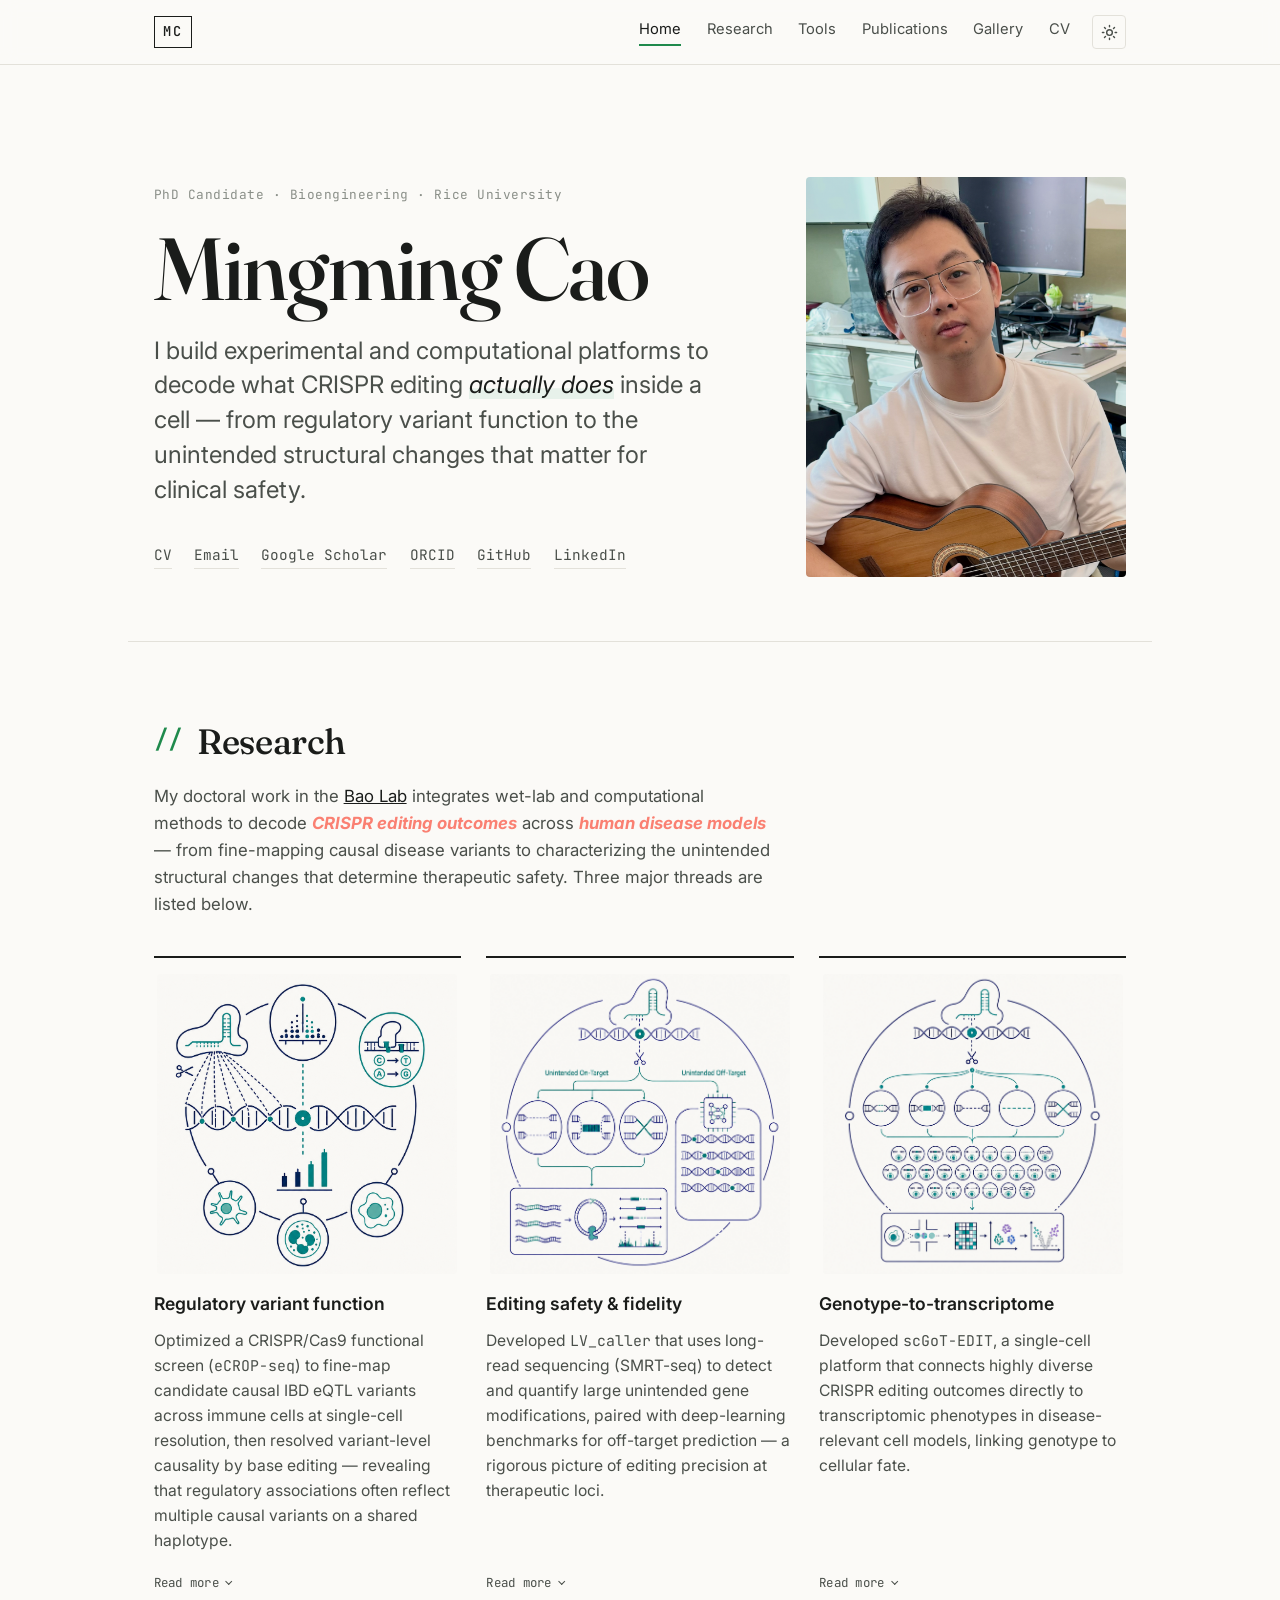
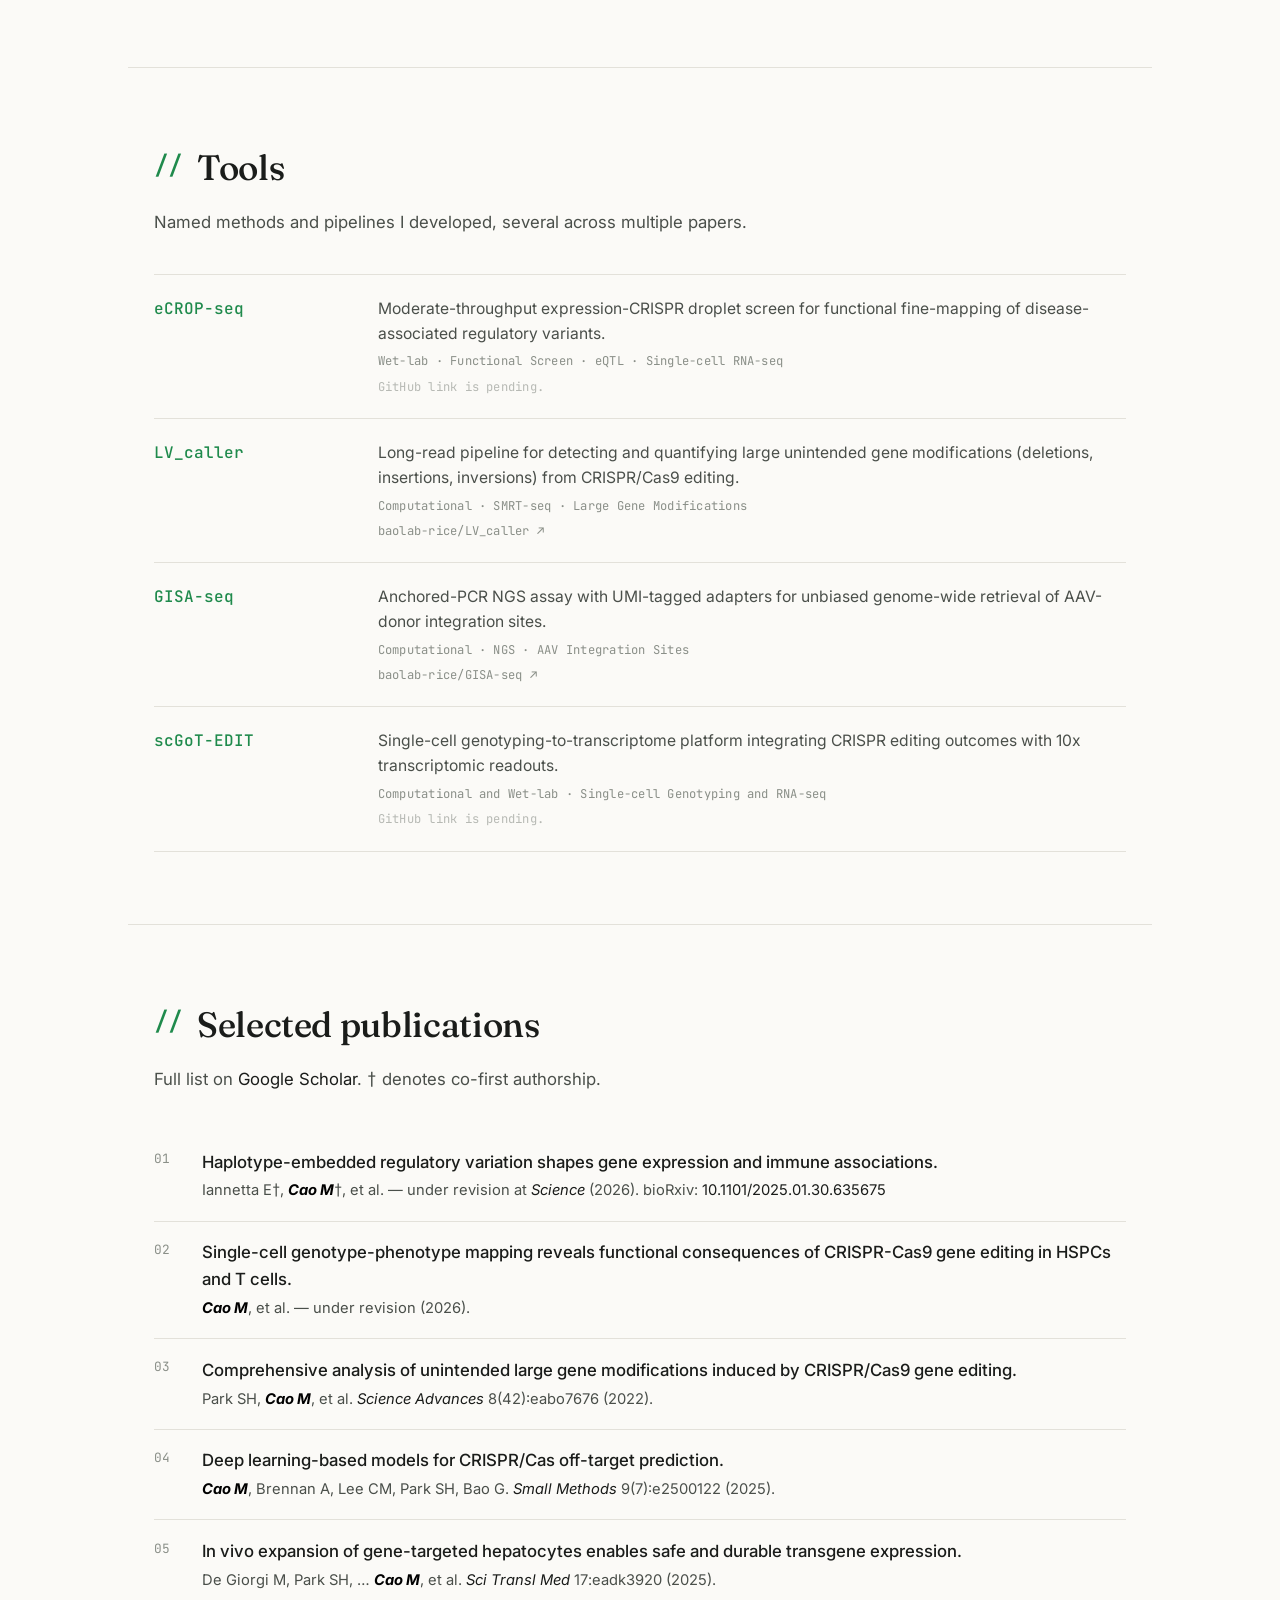
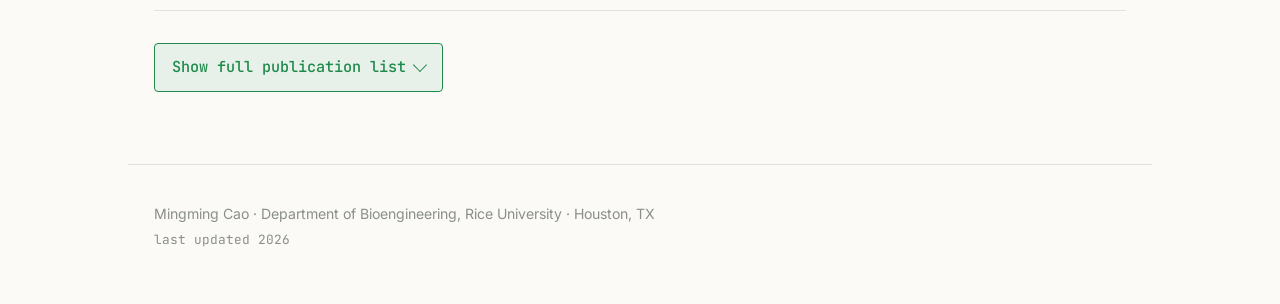
<file: index.html>
<!DOCTYPE html>
<html lang="en">
<!-- Privacy-friendly analytics by Plausible -->
<script async src="https://plausible.io/js/pa-dCOeHr2WINngGUZ4_9TZZ.js"></script>
<script>
  window.plausible=window.plausible||function(){(plausible.q=plausible.q||[]).push(arguments)},plausible.init=plausible.init||function(i){plausible.o=i||{}};
  plausible.init()
</script>
<head>
<meta charset="UTF-8">
<script>
  (function () {
    var stored = localStorage.getItem('theme');
    var theme = stored || (window.matchMedia('(prefers-color-scheme: dark)').matches ? 'dark' : 'light');
    document.documentElement.setAttribute('data-theme', theme);
  })();
</script>
<meta name="viewport" content="width=device-width, initial-scale=1.0">
<title>Mingming Cao — Bioengineering</title>
<meta name="description" content="Mingming Cao — PhD candidate in Bioengineering at Rice University. Genome editing, CRISPR functional genomics, and computational tools for editing safety.">
<link rel="preconnect" href="https://fonts.googleapis.com">
<link rel="preconnect" href="https://fonts.gstatic.com" crossorigin>
<link href="https://fonts.googleapis.com/css2?family=Fraunces:opsz,wght@9..144,400;9..144,500;9..144,600&family=Inter:wght@400;500;600&family=JetBrains+Mono:wght@400;500&display=swap" rel="stylesheet">
<link rel="stylesheet" href="style.css">
<link rel="icon" type="image/png" href="icon.png">
<style>
  /* GitHub repo links beneath each tool (Tools section) */
  .tool-repo {
    display: block;
    margin-top: 0.5em;
    color: inherit;          /* matches the muted tag colour by default */
    text-decoration: none;
  }
  a.tool-repo:hover,
  a.tool-repo:focus-visible {
    color: #2f9e44;          /* signal-green on hover — set to your exact accent */
  }
  .tool-repo.pending {
    opacity: 0.6;            /* dimmer, non-clickable placeholder */
  }
  /* ---------- research cards: "Read more" folds ---------- */
  /* Each card is 4 rows (figure / title / summary / fold). Sharing those
     rows across cards keeps the "Read more" links on one line even though
     the summaries differ in length. Older browsers just skip this. */
  @supports (grid-template-rows: subgrid) {
    .thread {
      display: grid;
      grid-row: span 4;
      grid-template-rows: subgrid;
      row-gap: 0;
    }
  }

  .thread-more { margin-top: .9rem; }
  .thread-more summary {
    display: inline-flex;
    align-items: center;
    gap: .45rem;
    padding: 0;
    border: 0;
    cursor: pointer;
    list-style: none;
    user-select: none;
    font-family: var(--mono);
    font-size: .78rem;
    font-weight: 400;
    letter-spacing: .02em;
    color: var(--ink-soft);
    transition: color .15s;
  }
  .thread-more summary::-webkit-details-marker { display: none; }
  .thread-more summary:hover { color: var(--signal); }
  .thread-more summary:focus-visible {
    color: var(--signal);
    outline: 2px solid var(--signal);
    outline-offset: 3px;
    border-radius: 2px;
  }
  .thread-more[open] .fold-show { display: none; }
  .thread-more[open] .fold-hide { display: inline; }
  .thread-more .fold-icon {
    display: inline-block;
    width: .34rem;
    height: .34rem;
    border-width: 0 1px 1px 0;
    transform: rotate(45deg);
    margin-top: -.2rem;
  }
  .thread-more[open] .fold-icon { transform: rotate(-135deg); margin-top: .15rem; }

  .thread-detail {
    margin-top: .9rem;
    padding-left: 1rem;
    border-left: 2px solid var(--signal-dim);
    animation: fold-in .25s ease;
  }
  .thread-detail .stmt-head {
    font-size: .95rem;
    line-height: 1.35;
    margin: 0 0 .5rem;
  }
  .thread .thread-detail p { font-size: .93rem; }
  .thread-detail .tool-tag { display: block; margin-top: .6rem; line-height: 1.5; }
</style>
<script src="theme.js" defer></script>
</head>
<body>

<a class="skip" href="#main">Skip to content</a>

<header class="topbar">
  <div class="wrap topbar-inner">
    <a class="brand" href="index.html">MC</a>
    <div class="topbar-right">
      <nav aria-label="Primary">
        <a href="index.html" aria-current="page">Home</a>
        <a href="#research">Research</a>
        <a href="#tools">Tools</a>
        <a href="#publications">Publications</a>
        <a href="gallery.html">Gallery</a>
        <a href="cv.html">CV</a>
      </nav>
      <button id="theme-toggle" class="theme-toggle" type="button" aria-pressed="false" aria-label="Switch to dark theme">
        <svg class="icon-sun" viewBox="0 0 24 24" fill="none" stroke="currentColor" stroke-width="2" stroke-linecap="round" stroke-linejoin="round" aria-hidden="true">
          <circle cx="12" cy="12" r="4"></circle>
          <path d="M12 2v2M12 20v2M4.93 4.93l1.41 1.41M17.66 17.66l1.41 1.41M2 12h2M20 12h2M6.34 17.66l-1.41 1.41M19.07 4.93l-1.41 1.41"></path>
        </svg>
        <svg class="icon-moon" viewBox="0 0 24 24" fill="none" stroke="currentColor" stroke-width="2" stroke-linecap="round" stroke-linejoin="round" aria-hidden="true">
          <path d="M21 12.79A9 9 0 1 1 11.21 3 7 7 0 0 0 21 12.79Z"></path>
        </svg>
      </button>
    </div>
  </div>
</header>

<main id="main">

  <!-- HERO -->
  <section class="hero wrap hero-grid">
    <div class="hero-text">
      <p class="eyebrow">PhD Candidate · Bioengineering · Rice University</p>
      <h1>Mingming&nbsp;Cao</h1>
      <p class="lede">
        I build experimental and computational platforms to decode what CRISPR
        editing <em>actually does</em> inside a cell — from regulatory variant
        function to the unintended structural changes that matter for clinical safety.
      </p>
      <div class="links">
        <a href="cv.html">CV</a>
        <a href="mailto:mingming.cao@rice.edu">Email</a>
        <a href="https://scholar.google.com/citations?user=qK7CEgsAAAAJ&hl=en" target="_blank" rel="noopener">Google&nbsp;Scholar</a>
        <a href="https://orcid.org/0000-0002-4234-1175" target="_blank" rel="noopener">ORCID</a>
        <a href="https://github.com/mcao0404" target="_blank" rel="noopener">GitHub</a>
        <a href="https://www.linkedin.com/in/mingming-cao-51a792141/" target="_blank" rel="noopener">LinkedIn</a>
      </div>
    </div>
    <figure class="hero-photo">
      <img src="images/profile.png" alt="Mingming Cao" width="320" height="400">
    </figure>
  </section>
<!-- RESEARCH -->
  <section id="research" class="block wrap">
    <h2 class="section-head"><span class="tick">//</span> Research</h2>
    <p class="section-intro">
      My doctoral work in the <a href="https://bao-lab.org/"><span style="text-decoration: underline;">Bao Lab</span></a> integrates wet-lab and computational
      methods to decode <span style="color: salmon; font-weight: bold; font-style: italic;">CRISPR editing outcomes</span> across
      <span style="color: salmon; font-weight: bold; font-style: italic;">human disease models</span> —
      from fine-mapping causal disease variants to characterizing the unintended
      structural changes that determine therapeutic safety. Three major threads are listed below.
    </p>

    <div class="threads">
      <article class="thread">
        <img class="thread-fig" src="images/research/research1.png" alt="Diagram: base-editing functional screen mapping regulatory variants across immune cell types" loading="lazy">
        <h3>Regulatory variant function</h3>
        <p>
          Optimized a CRISPR/Cas9 functional screen (<span class="mono">eCROP-seq</span>)
          to fine-map candidate causal IBD eQTL variants across immune cells at
          single-cell resolution, then resolved variant-level causality by base
          editing — revealing that regulatory associations often reflect multiple
          causal variants on a shared haplotype.
        </p>
        <details class="thread-more">
          <summary>
            <span class="fold-show">Read more</span>
            <span class="fold-hide">Show less</span>
            <span class="fold-icon" aria-hidden="true"></span>
          </summary>
          <div class="thread-detail">
            <article class="stmt-item">
              <h4 class="stmt-head">Functional dissection of IBD variants reveals haplotype-embedded regulatory variation</h4>
              <p>
                A central achievement of my doctoral work is a large-scale functional
                genomics study integrating CRISPR/Cas9 nuclease and base editing with
                bulk- and single-cell RNA-seq to fine-map causal regulatory variants in
                Inflammatory Bowel Disease (IBD). We developed a moderate-throughput
                workflow of the <span class="mono">eCROP-seq</span> platform, pairing
                lentiviral perturbation with single-cell transcriptomic readouts, and
                applied it to interrogate over 4,000 IBD-associated variant candidates
                across 89 genes, identifying and validating more than 400 causal variants
                across multiple immune cell types. By comprehensively linking genetic
                perturbations directly to transcriptional consequences at single-cell
                resolution, we demonstrate that regulatory associations often reflect
                multiple causal variants on a shared haplotype, not the single variant
                typically assumed. The work is a co-first-authored manuscript currently
                under revision at <span class="venue">Science</span>.
              </p>
              <span class="tool-tag">CRISPR/Cas9 Functional Screen · Base Editing · Inflammatory Bowel Disease (IBD) · eQTL</span>
            </article>
          </div>
        </details>
      </article>

      <article class="thread">
        <img class="thread-fig" src="images/research/research2.png" alt="Diagram: unintended on-target and off-target editing outcomes profiled by long-read sequencing and deep learning" loading="lazy">
        <h3>Editing safety &amp; fidelity</h3>
        <p>
          Developed <span class="mono">LV_caller</span> that uses long-read sequencing (SMRT-seq) to detect
          and quantify large unintended gene modifications, paired with deep-learning benchmarks
          for off-target prediction — a rigorous picture of editing precision at therapeutic loci.
        </p>
        <details class="thread-more">
          <summary>
            <span class="fold-show">Read more</span>
            <span class="fold-hide">Show less</span>
            <span class="fold-icon" aria-hidden="true"></span>
          </summary>
          <div class="thread-detail">
            <article class="stmt-item">
              <h4 class="stmt-head">Characterizing unintended on-target editing outcomes</h4>
              <p>
                My second major focus is the systematic characterization of unintended
                on-target editing outcomes — large deletions, insertions, and complex
                rearrangements invisible to conventional short-read sequencing (NGS). I built
                <span class="mono">LV_caller</span>, a pipeline leveraging PacBio SMRT
                sequencing to sensitively and quantitatively profile large deletions and
                large insertions at editing sites. Applied to edited Hematopoietic Stem
                and Progenitor Cells (HSPCs) from Sickle Cell Disease (SCD) patients, it
                revealed that large deletions occur at high frequencies, challenging the
                prevailing assumption that such events were rare
                (<span class="venue">Science Advances</span>, 2022) and shifting how the
                field evaluates therapeutic editing safety. I extended the method to a
                Sickle-HUDEP2 reporter model
                (<span class="venue">Mol Ther Nucleic Acids</span>, 2026), in vivo base
                editing of <em>LPA</em> in transgenic mice
                (<span class="venue">Molecular Therapy</span>, 2026), and a comparative
                study of Cas orthologs (<span class="venue">Cell Biomaterials</span>, 2026),
                and co-authored a review on CRISPR-induced modifications and their clinical
                implications (<span class="venue">Curr Opin Biomed Eng</span>, 2023).
              </p>
              <span class="tool-tag">Long-read Sequencing · Large Gene Modifications · SCD · HSPCs · SHUDEP2</span>
            </article>

            <article class="stmt-item">
              <h4 class="stmt-head">Off-target prediction &amp; integration-site safety</h4>
              <p>
                Complementing the on-target work, I conducted systematic evaluations of
                deep-learning models for off-target prediction, assessing generalizability
                across independent validated datasets and identifying key limitations in
                cross-dataset performance (<span class="venue">Small Methods</span>, 2025),
                building on earlier transfer-learning analyses
                (<span class="venue">bioRxiv</span>, 2021). I also developed
                <span class="mono">GISA-seq</span> for detecting genome-wide AAV-donor
                integration events, applying it to demonstrate the safety of the novel
                Repair Drive method
                (<span class="venue">Sci Transl Med</span>, 2025).
              </p>
              <span class="tool-tag">Deep-learning models · AAV integration</span>
            </article>
          </div>
        </details>
      </article>

      <article class="thread">
        <img class="thread-fig" src="images/research/research3.png" alt="Diagram: single-cell genotyping linking diverse editing outcomes to transcriptomic phenotypes" loading="lazy">
        <h3>Genotype-to-transcriptome</h3>
        <p>
          Developed <span class="mono">scGoT-EDIT</span>, a single-cell platform that connects
          highly diverse CRISPR editing outcomes directly to transcriptomic phenotypes
          in disease-relevant cell models, linking genotype to cellular fate.
        </p>
        <details class="thread-more">
          <summary>
            <span class="fold-show">Read more</span>
            <span class="fold-hide">Show less</span>
            <span class="fold-icon" aria-hidden="true"></span>
          </summary>
          <div class="thread-detail">
            <article class="stmt-item">
              <h4 class="stmt-head">Linking genotype to phenotype at single-cell resolution</h4>
              <p>
                I developed the <span class="mono">scGoT-EDIT</span> pipeline (single-cell
                Genotyping of Transcriptome for EDITing outcomes), which integrates CRISPR
                genotyping with transcriptomic profiling to link diverse editing outcomes
                directly to cellular phenotypes. It enables systematic mapping of
                genotype–phenotype relationships across heterogeneous editing outcomes at
                single-cell resolution, offering new insight into how editing influences
                cellular fitness, differentiation and selection. The manuscript is under revision now.
              </p>
              <span class="tool-tag">Single-cell RNA-seq · CRISPR-Cas9-mediated homology-directed repair (HDR) · Base Editing · SCD and HSPCs · B2M and Primary T cell</span>
            </article>
          </div>
        </details>
      </article>
    </div>

  </section>
  <!-- DEVELOPED TOOLS -->
  <section id="tools" class="block wrap">
    <h2 class="section-head"><span class="tick">//</span> Tools</h2>
    <p class="section-intro">
      Named methods and pipelines I developed, several across multiple papers.
    </p>

    <ul class="tools-list">
      <li>
        <span class="tool-name mono">eCROP-seq</span>
        <span class="tool-desc">Moderate-throughput expression-CRISPR droplet screen for functional fine-mapping of disease-associated regulatory variants.</span>
        <span class="tool-tag">Wet-lab · Functional Screen · eQTL · Single-cell RNA-seq<span class="tool-repo pending">GitHub link is pending.</span></span>
      </li>
      <li>
        <span class="tool-name mono">LV_caller</span>
        <span class="tool-desc">Long-read pipeline for detecting and quantifying large unintended gene modifications (deletions, insertions, inversions) from CRISPR/Cas9 editing.</span>
        <span class="tool-tag">Computational · SMRT-seq · Large Gene Modifications<a class="tool-repo" href="https://github.com/baolab-rice/LV_caller" target="_blank" rel="noopener">baolab-rice/LV_caller ↗</a></span>
      </li>
      <li>
        <span class="tool-name mono">GISA-seq</span>
        <span class="tool-desc">Anchored-PCR NGS assay with UMI-tagged adapters for unbiased genome-wide retrieval of AAV-donor integration sites.</span>
        <span class="tool-tag">Computational · NGS · AAV Integration Sites<a class="tool-repo" href="https://github.com/baolab-rice/GISA-seq" target="_blank" rel="noopener">baolab-rice/GISA-seq ↗</a></span>
      </li>
      <li>
        <span class="tool-name mono">scGoT-EDIT</span>
        <span class="tool-desc">Single-cell genotyping-to-transcriptome platform integrating CRISPR editing outcomes with 10x transcriptomic readouts.</span>
        <span class="tool-tag">Computational and Wet-lab · Single-cell Genotyping and RNA-seq<span class="tool-repo pending">GitHub link is pending.</span></span>
      </li>
    </ul>
  </section>

  <!-- PUBLICATIONS -->
  <section id="publications" class="block wrap">
    <h2 class="section-head"><span class="tick">//</span> Selected publications</h2>
    <p class="section-intro">
      Full list on <a href="https://scholar.google.com/citations?user=qK7CEgsAAAAJ&hl=en" target="_blank" rel="noopener">Google Scholar</a>.
      <span class="mono">†</span> denotes co-first authorship.
    </p>

    <ol class="pubs">
      <li>
        <p class="pub-title">Haplotype-embedded regulatory variation shapes gene expression and immune associations.</p>
        <p class="pub-meta">Iannetta E<span class="mono">†</span>, <strong>Cao M</strong><span class="mono">†</span>, et al. — under revision at <span class="venue">Science</span> (2026). <span class="pub-doi">bioRxiv: <a href="https://doi.org/10.1101/2025.01.30.635675" target="_blank" rel="noopener">10.1101/2025.01.30.635675</a></span></p>
      </li>
      <li>
        <p class="pub-title">Single-cell genotype-phenotype mapping reveals functional consequences of CRISPR-Cas9 gene editing in HSPCs and T cells.</p>
        <p class="pub-meta"><strong>Cao M</strong>, et al. — under revision (2026). 
      </li>
      <li>
        <p class="pub-title">Comprehensive analysis of unintended large gene modifications induced by CRISPR/Cas9 gene editing.</p>
        <p class="pub-meta">Park SH, <strong>Cao M</strong>, et al. <span class="venue">Science Advances</span> 8(42):eabo7676 (2022).</p>
      </li>
      <li>
        <p class="pub-title">Deep learning-based models for CRISPR/Cas off-target prediction.</p>
        <p class="pub-meta"><strong>Cao M</strong>, Brennan A, Lee CM, Park SH, Bao G. <span class="venue">Small Methods</span> 9(7):e2500122 (2025).</p>
      </li>
      <li>
        <p class="pub-title">In vivo expansion of gene-targeted hepatocytes enables safe and durable transgene expression.</p>
        <p class="pub-meta">De Giorgi M, Park SH, … <strong>Cao M</strong>, et al. <span class="venue">Sci Transl Med</span> 17:eadk3920 (2025).</p>
      </li>
    </ol>

    <details class="pub-fold">
      <summary>
        <span class="fold-show">Show full publication list</span>
        <span class="fold-hide">Hide full list</span>
        <span class="fold-icon" aria-hidden="true"></span>
      </summary>

      <div class="pub-full">
        <h3 class="pub-cat mono">Published</h3>
        <ol class="pubs pubs-full">
          <li>
            <p class="pub-title">SaCas9 and AsCas12a have highly efficient and specific gene editing in hematopoietic stem and progenitor cells.</p>
            <p class="pub-meta">Yoo BY, Betancourth D, <strong>Cao M</strong>, Karsenty C, et al. <span class="venue">Cell Biomaterials</span> — under revision (2026).</p>
          </li>
          <li>
            <p class="pub-title">Cytosine base editing of <em>LPA</em> in transgenic mice averts large deletions.</p>
            <p class="pub-meta">Chuecos MA, Park SH, … <strong>Cao M</strong>, et al. <span class="venue">Molecular Therapy</span> — in press (2026).</p>
          </li>
          <li>
            <p class="pub-title">Complex HBB gene editing outcomes revealed by a fluorescent reporter cell model.</p>
            <p class="pub-meta">Karsenty CL, Betancourth D, <strong>Cao M</strong>, et al. <span class="venue">Mol Ther Nucleic Acids</span> (2026).</p>
          </li>
          <li>
            <p class="pub-title">Detection and quantification of large unintended on-target gene modifications due to CRISPR/Cas9 editing.</p>
            <p class="pub-meta">Park SH, <strong>Cao M</strong>, Bao G. <span class="venue">Curr Opin Biomed Eng</span> 51(5):e26 (2023).</p>
          </li>
          <li>
            <p class="pub-title">The need for transfer learning in CRISPR-Cas off-target scoring.</p>
            <p class="pub-meta">Kota PK, Pan Y, Vu HA, <strong>Cao M</strong>, Baraniuk RG, Bao G. <span class="venue">bioRxiv</span> preprint (2021).</p>
          </li>
          <li>
            <p class="pub-title">Bioengineering oligomerization and monomerization of enzymes: learning from natural evolution to matching industrial demands.</p>
            <p class="pub-meta">Liu H, <strong>Cao M</strong>, Wang Y, Lv B, Li C. <span class="venue">Crit Rev Biotechnol</span> (2019).</p>
          </li>
          <li>
            <p class="pub-title">Strategies and application of highly efficient secretion of proteins by microorganisms.</p>
            <p class="pub-meta">Zhang Z, <strong>Cao M</strong>, Li J, Li C, Liu H. <span class="venue">Chem Ind Eng Prog</span> [Chinese] (2017).</p>
          </li>
        </ol>

        <h3 class="pub-cat mono">Under revision</h3>
        <ol class="pubs pubs-full">
          <li>
            <p class="pub-title">Highly efficient targeted gene insertion in hPSCs by homology-directed repair for modeling and treating cystic fibrosis.</p>
            <p class="pub-meta">Khondaker I, Prasca-Chamorro D, Rapalo-Guerrero J, Lu X, Park SH, <strong>Cao M</strong>, Bao G. — under revision (2026).</p>
          </li>
        </ol>
      </div>
    </details>
  </section>

</main>

<footer class="wrap">
  <p>Mingming Cao · Department of Bioengineering, Rice University · Houston, TX</p>
  <p class="footer-sub mono">last updated 2026</p>
</footer>

</body>
</html>
</file>
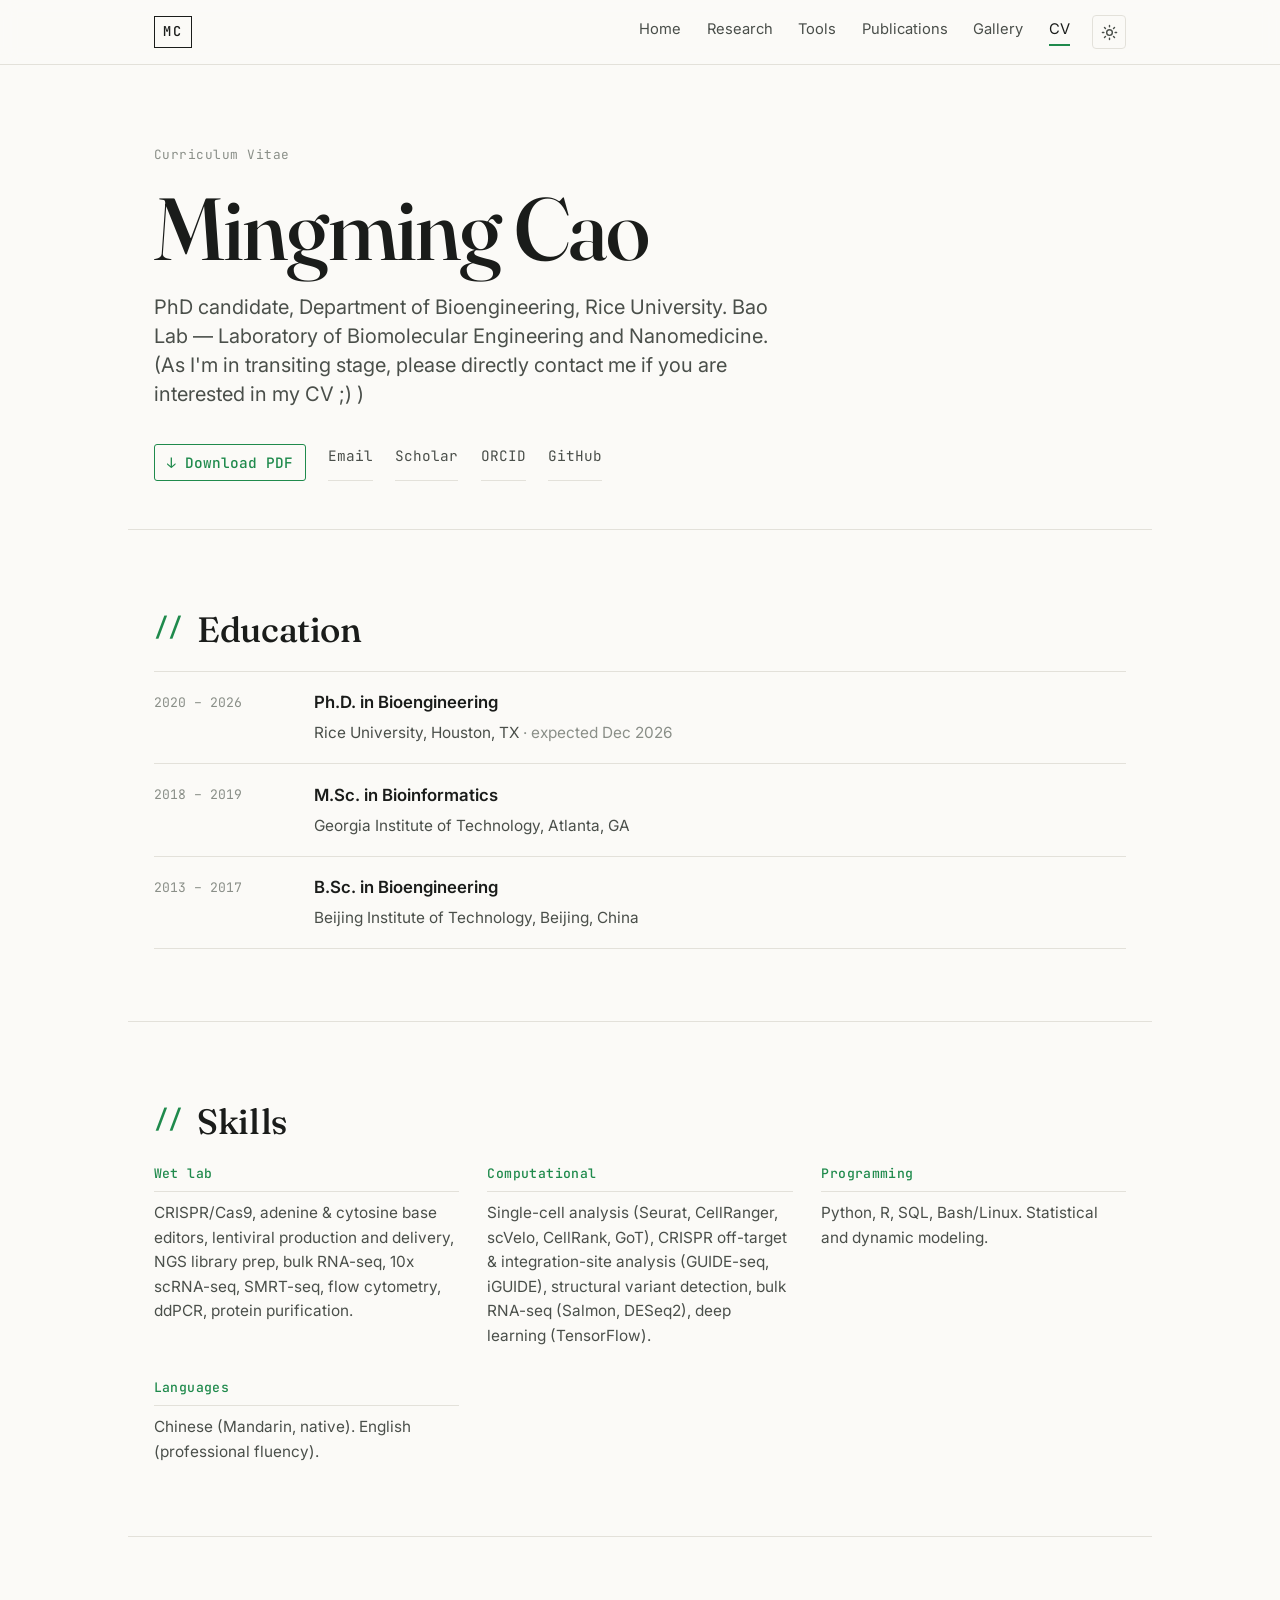
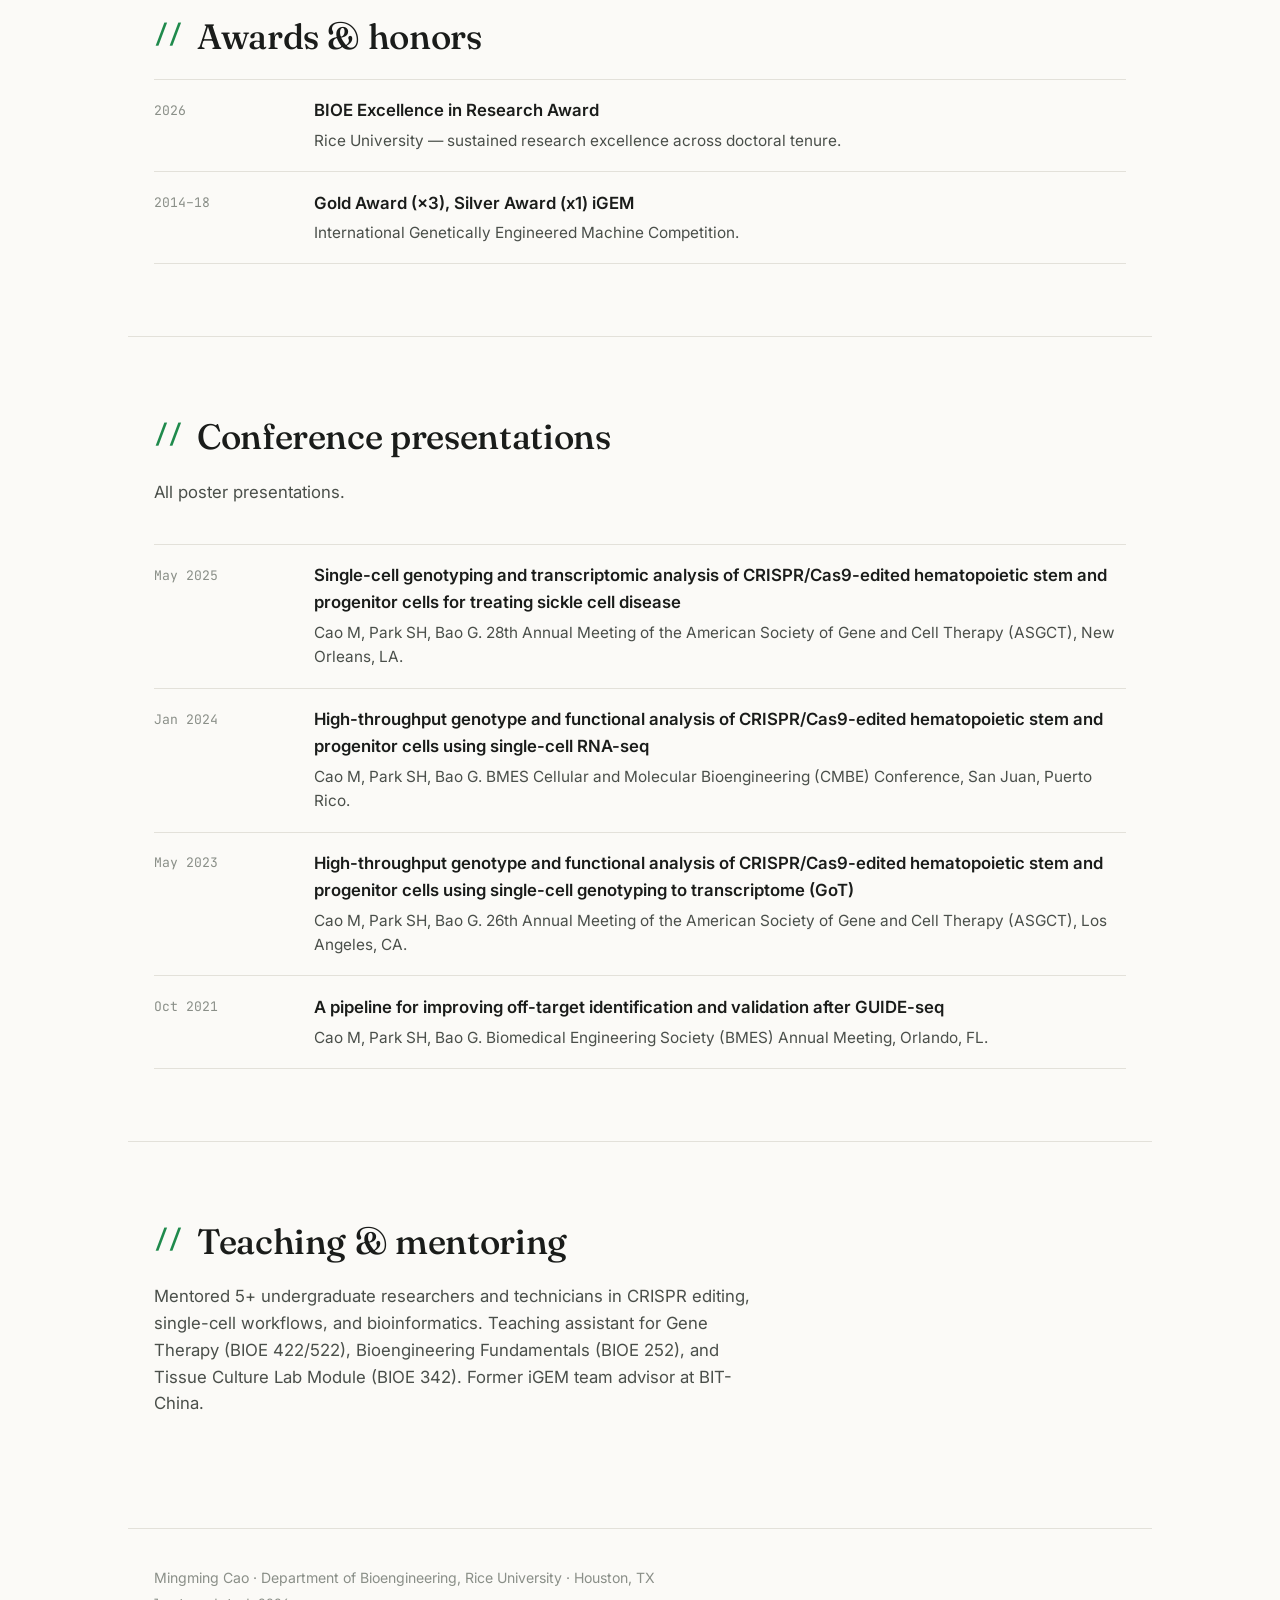
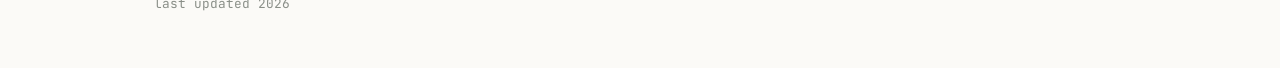
<file: cv.html>
<!DOCTYPE html>
<html lang="en">
<!-- Privacy-friendly analytics by Plausible -->
<script async src="https://plausible.io/js/pa-dCOeHr2WINngGUZ4_9TZZ.js"></script>
<script>
  window.plausible=window.plausible||function(){(plausible.q=plausible.q||[]).push(arguments)},plausible.init=plausible.init||function(i){plausible.o=i||{}};
  plausible.init()
</script>
<head>
<meta charset="UTF-8">
<script>
  (function () {
    var stored = localStorage.getItem('theme');
    var theme = stored || (window.matchMedia('(prefers-color-scheme: dark)').matches ? 'dark' : 'light');
    document.documentElement.setAttribute('data-theme', theme);
  })();
</script>
<meta name="viewport" content="width=device-width, initial-scale=1.0">
<title>Mingming Cao — CV</title>
<meta name="description" content="Curriculum vitae of Mingming Cao — PhD candidate in Bioengineering at Rice University.">
<link rel="preconnect" href="https://fonts.googleapis.com">
<link rel="preconnect" href="https://fonts.gstatic.com" crossorigin>
<link href="https://fonts.googleapis.com/css2?family=Fraunces:opsz,wght@9..144,400;9..144,500;9..144,600&family=Inter:wght@400;500;600&family=JetBrains+Mono:wght@400;500&display=swap" rel="stylesheet">
<link rel="stylesheet" href="style.css">
<script src="theme.js" defer></script>
</head>
<body>

<a class="skip" href="#main">Skip to content</a>

<header class="topbar">
  <div class="wrap topbar-inner">
    <a class="brand" href="index.html">MC</a>
    <div class="topbar-right">
      <nav aria-label="Primary">
        <a href="index.html">Home</a>
        <a href="index.html#research">Research</a>
        <a href="index.html#tools">Tools</a>
        <a href="index.html#publications">Publications</a>
        <a href="index.html#gallery">Gallery</a>
        <a href="cv.html" aria-current="page">CV</a>
      </nav>
      <button id="theme-toggle" class="theme-toggle" type="button" aria-pressed="false" aria-label="Switch to dark theme">
        <svg class="icon-sun" viewBox="0 0 24 24" fill="none" stroke="currentColor" stroke-width="2" stroke-linecap="round" stroke-linejoin="round" aria-hidden="true">
          <circle cx="12" cy="12" r="4"></circle>
          <path d="M12 2v2M12 20v2M4.93 4.93l1.41 1.41M17.66 17.66l1.41 1.41M2 12h2M20 12h2M6.34 17.66l-1.41 1.41M19.07 4.93l-1.41 1.41"></path>
        </svg>
        <svg class="icon-moon" viewBox="0 0 24 24" fill="none" stroke="currentColor" stroke-width="2" stroke-linecap="round" stroke-linejoin="round" aria-hidden="true">
          <path d="M21 12.79A9 9 0 1 1 11.21 3 7 7 0 0 0 21 12.79Z"></path>
        </svg>
      </button>
    </div>
  </div>
</header>

<main id="main">

  <!-- CV HEADER -->
  <section class="hero wrap cv-hero">
    <p class="eyebrow">Curriculum Vitae</p>
    <h1>Mingming&nbsp;Cao</h1>
    <p class="lede cv-lede">
      PhD candidate, Department of Bioengineering, Rice University.
      Bao Lab — Laboratory of Biomolecular Engineering and Nanomedicine. (As I'm in transiting stage, please directly contact me if you are interested in my CV ;) )
    </p>
    <div class="links">
      <a class="cv-download" href="cv.pdf" download>↓ Download PDF</a>
      <a href="mailto:mingming.cao@rice.edu">Email</a>
      <a href="https://scholar.google.com/citations?user=qK7CEgsAAAAJ&hl=en" target="_blank" rel="noopener">Scholar</a>
      <a href="https://orcid.org/0000-0002-4234-1175" target="_blank" rel="noopener">ORCID</a>
      <a href="https://github.com/mcao0404" target="_blank" rel="noopener">GitHub</a>
    </div>
  </section>

  <!-- EDUCATION -->
  <section class="block wrap">
    <h2 class="section-head"><span class="tick">//</span> Education</h2>
    <div class="cv-rows">
      <div class="cv-row">
        <div class="cv-when mono">2020 – 2026</div>
        <div class="cv-what">
          <p class="cv-line1">Ph.D. in Bioengineering</p>
          <p class="cv-line2">Rice University, Houston, TX <span class="cv-note">· expected Dec 2026</span></p>
        </div>
      </div>
      <div class="cv-row">
        <div class="cv-when mono">2018 – 2019</div>
        <div class="cv-what">
          <p class="cv-line1">M.Sc. in Bioinformatics</p>
          <p class="cv-line2">Georgia Institute of Technology, Atlanta, GA</p>
        </div>
      </div>
      <div class="cv-row">
        <div class="cv-when mono">2013 – 2017</div>
        <div class="cv-what">
          <p class="cv-line1">B.Sc. in Bioengineering</p>
          <p class="cv-line2">Beijing Institute of Technology, Beijing, China</p>
        </div>
      </div>
    </div>
  </section>

  <!-- SKILLS -->
  <section class="block wrap">
    <h2 class="section-head"><span class="tick">//</span> Skills</h2>
    <div class="cv-skills">
      <div class="skill-group">
        <h3>Wet lab</h3>
        <p>CRISPR/Cas9, adenine &amp; cytosine base editors, lentiviral production
        and delivery, NGS library prep, bulk RNA-seq, 10x scRNA-seq, SMRT-seq,
        flow cytometry, ddPCR, protein purification.</p>
      </div>
      <div class="skill-group">
        <h3>Computational</h3>
        <p>Single-cell analysis (Seurat, CellRanger, scVelo, CellRank, GoT),
        CRISPR off-target &amp; integration-site analysis (GUIDE-seq, iGUIDE),
        structural variant detection, bulk RNA-seq (Salmon, DESeq2),
        deep learning (TensorFlow).</p>
      </div>
      <div class="skill-group">
        <h3>Programming</h3>
        <p>Python, R, SQL, Bash/Linux. Statistical and dynamic modeling.</p>
      </div>
      <div class="skill-group">
        <h3>Languages</h3>
        <p>Chinese (Mandarin, native). English (professional fluency).</p>
      </div>
    </div>
  </section>

  <!-- AWARDS -->
  <section class="block wrap">
    <h2 class="section-head"><span class="tick">//</span> Awards &amp; honors</h2>
    <div class="cv-rows">
      <div class="cv-row">
        <div class="cv-when mono">2026</div>
        <div class="cv-what">
          <p class="cv-line1">BIOE Excellence in Research Award</p>
          <p class="cv-line2">Rice University — sustained research excellence across doctoral tenure.</p>
        </div>
      </div>
      <div class="cv-row">
        <div class="cv-when mono">2014–18</div>
        <div class="cv-what">
          <p class="cv-line1">Gold Award (×3), Silver Award (x1) iGEM</p>
          <p class="cv-line2">International Genetically Engineered Machine Competition.</p>
        </div>
      </div>
    </div>
  </section>

  <!-- PRESENTATIONS -->
  <section class="block wrap">
    <h2 class="section-head"><span class="tick">//</span> Conference presentations</h2>
    <p class="section-intro">All poster presentations.</p>
    <div class="cv-rows">
      <div class="cv-row">
        <div class="cv-when mono">May 2025</div>
        <div class="cv-what">
          <p class="cv-line1">Single-cell genotyping and transcriptomic analysis of CRISPR/Cas9-edited hematopoietic stem and progenitor cells for treating sickle cell disease</p>
          <p class="cv-line2">Cao M, Park SH, Bao G. 28th Annual Meeting of the American Society of Gene and Cell Therapy (ASGCT), New Orleans, LA.</p>
        </div>
      </div>
      <div class="cv-row">
        <div class="cv-when mono">Jan 2024</div>
        <div class="cv-what">
          <p class="cv-line1">High-throughput genotype and functional analysis of CRISPR/Cas9-edited hematopoietic stem and progenitor cells using single-cell RNA-seq</p>
          <p class="cv-line2">Cao M, Park SH, Bao G. BMES Cellular and Molecular Bioengineering (CMBE) Conference, San Juan, Puerto Rico.</p>
        </div>
      </div>
      <div class="cv-row">
        <div class="cv-when mono">May 2023</div>
        <div class="cv-what">
          <p class="cv-line1">High-throughput genotype and functional analysis of CRISPR/Cas9-edited hematopoietic stem and progenitor cells using single-cell genotyping to transcriptome (GoT)</p>
          <p class="cv-line2">Cao M, Park SH, Bao G. 26th Annual Meeting of the American Society of Gene and Cell Therapy (ASGCT), Los Angeles, CA.</p>
        </div>
      </div>
      <div class="cv-row">
        <div class="cv-when mono">Oct 2021</div>
        <div class="cv-what">
          <p class="cv-line1">A pipeline for improving off-target identification and validation after GUIDE-seq</p>
          <p class="cv-line2">Cao M, Park SH, Bao G. Biomedical Engineering Society (BMES) Annual Meeting, Orlando, FL.</p>
        </div>
      </div>
    </div>
  </section>

  <!-- TEACHING -->
  <section class="block wrap">
    <h2 class="section-head"><span class="tick">//</span> Teaching &amp; mentoring</h2>
    <p class="section-intro">
      Mentored 5+ undergraduate researchers and technicians in CRISPR editing,
      single-cell workflows, and bioinformatics. Teaching assistant for Gene Therapy
      (BIOE 422/522), Bioengineering Fundamentals (BIOE 252), and Tissue Culture
      Lab Module (BIOE 342). Former iGEM team advisor at BIT-China.
    </p>
  </section>

</main>

<footer class="wrap">
  <p>Mingming Cao · Department of Bioengineering, Rice University · Houston, TX</p>
  <p class="footer-sub mono">last updated 2026</p>
</footer>

</body>
</html>
</file>
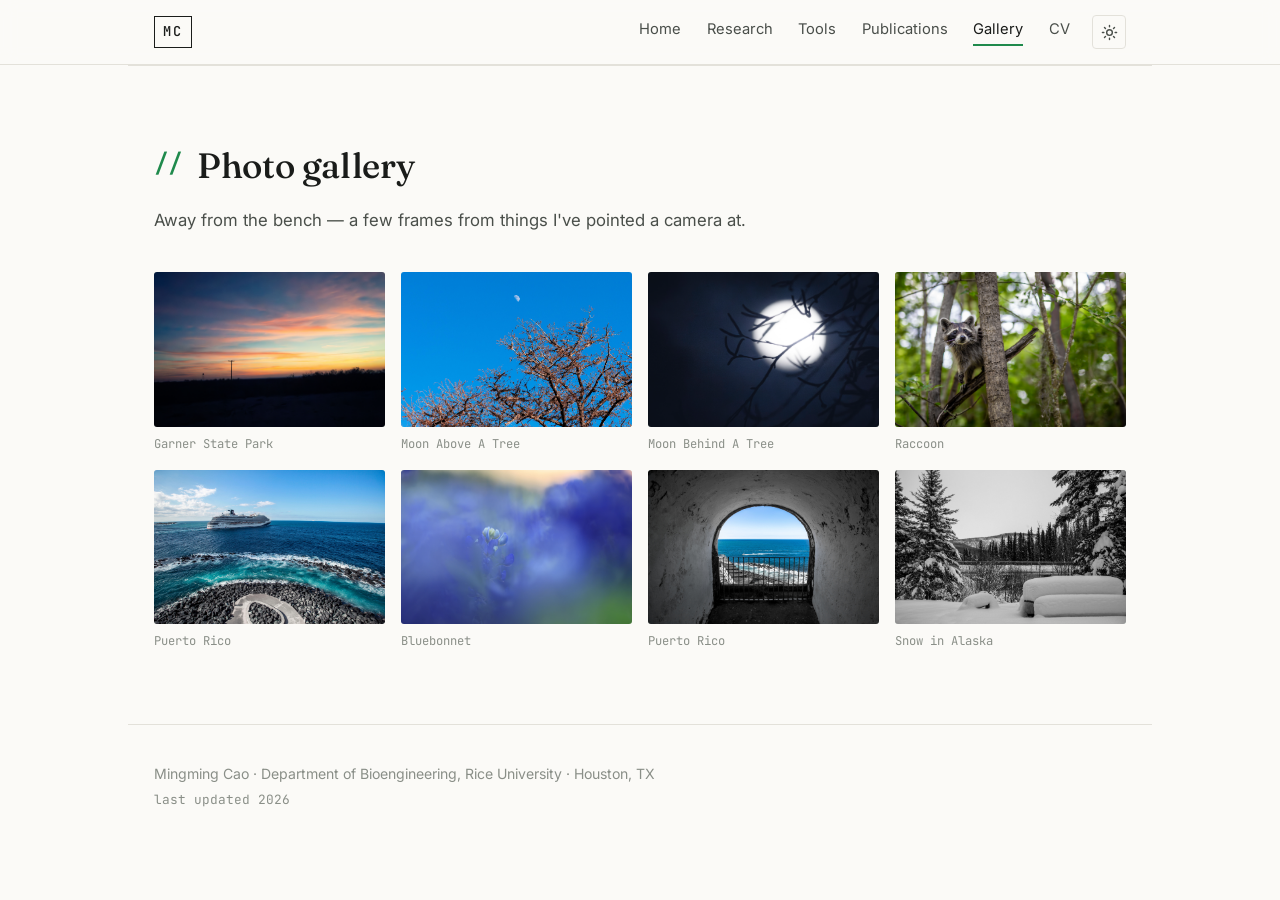
<file: gallery.html>
<!DOCTYPE html>
<html lang="en">
<!-- Privacy-friendly analytics by Plausible -->
<script async src="https://plausible.io/js/pa-dCOeHr2WINngGUZ4_9TZZ.js"></script>
<script>
  window.plausible=window.plausible||function(){(plausible.q=plausible.q||[]).push(arguments)},plausible.init=plausible.init||function(i){plausible.o=i||{}};
  plausible.init()
</script>
<head>
<meta charset="UTF-8">
<script>
  (function () {
    var stored = localStorage.getItem('theme');
    var theme = stored || (window.matchMedia('(prefers-color-scheme: dark)').matches ? 'dark' : 'light');
    document.documentElement.setAttribute('data-theme', theme);
  })();
</script>
<meta name="viewport" content="width=device-width, initial-scale=1.0">
<title>Mingming Cao — Gallery</title>
<meta name="description" content="Photography by Mingming Cao — a personal photo gallery.">
<link rel="icon" type="image/png" href="icon.png">
<link rel="preconnect" href="https://fonts.googleapis.com">
<link rel="preconnect" href="https://fonts.gstatic.com" crossorigin>
<link href="https://fonts.googleapis.com/css2?family=Fraunces:opsz,wght@9..144,400;9..144,500;9..144,600&family=Inter:wght@400;500;600&family=JetBrains+Mono:wght@400;500&display=swap" rel="stylesheet">
<link rel="stylesheet" href="style.css">
<script src="theme.js" defer></script>
</head>
<body>

<a class="skip" href="#main">Skip to content</a>

<header class="topbar">
  <div class="wrap topbar-inner">
    <a class="brand" href="index.html">MC</a>
    <div class="topbar-right">
      <nav aria-label="Primary">
        <a href="index.html">Home</a>
        <a href="index.html#research">Research</a>
        <a href="index.html#tools">Tools</a>
        <a href="index.html#publications">Publications</a>
        <a href="gallery.html" aria-current="page">Gallery</a>
        <a href="cv.html">CV</a>
      </nav>
      <button id="theme-toggle" class="theme-toggle" type="button" aria-pressed="false" aria-label="Switch to dark theme">
        <svg class="icon-sun" viewBox="0 0 24 24" fill="none" stroke="currentColor" stroke-width="2" stroke-linecap="round" stroke-linejoin="round" aria-hidden="true">
          <circle cx="12" cy="12" r="4"></circle>
          <path d="M12 2v2M12 20v2M4.93 4.93l1.41 1.41M17.66 17.66l1.41 1.41M2 12h2M20 12h2M6.34 17.66l-1.41 1.41M19.07 4.93l-1.41 1.41"></path>
        </svg>
        <svg class="icon-moon" viewBox="0 0 24 24" fill="none" stroke="currentColor" stroke-width="2" stroke-linecap="round" stroke-linejoin="round" aria-hidden="true">
          <path d="M21 12.79A9 9 0 1 1 11.21 3 7 7 0 0 0 21 12.79Z"></path>
        </svg>
      </button>
    </div>
  </div>
</header>

<main id="main">

  <!-- PHOTO GALLERY -->
  <!--
    TO ADD YOUR PHOTOS:
    1. Put image files in the  images/gallery/  folder in your repo.
    2. For each photo, copy one <figure> block below and edit:
         - src        = path to your file (e.g. images/gallery/sunset.jpg)
         - alt        = short description (for accessibility)
         - figcaption = caption shown under the photo
    3. Delete any blocks you don't use.
    Photos are shown at a uniform height and arranged automatically.
  -->
  <section id="gallery" class="block wrap">
    <h2 class="section-head"><span class="tick">//</span> Photo gallery</h2>
    <p class="section-intro">
      Away from the bench — a few frames from things I've pointed a camera at.
    </p>

    <div class="gallery-grid">
      <figure class="gallery-item">
        <img src="images/gallery/photo1.jpg" alt="Garner State Park" loading="lazy">
        <figcaption>Garner State Park</figcaption>
      </figure>
      <figure class="gallery-item">
        <img src="images/gallery/photo2.jpg" alt="Moon above a tree" loading="lazy">
        <figcaption>Moon Above A Tree</figcaption>
      </figure>
      <figure class="gallery-item">
        <img src="images/gallery/photo3.jpg" alt="Moon behind a tree" loading="lazy">
        <figcaption>Moon Behind A Tree</figcaption>
      </figure>
      <figure class="gallery-item">
        <img src="images/gallery/photo4.jpg" alt="Raccoon" loading="lazy">
        <figcaption>Raccoon</figcaption>
      </figure>
      <figure class="gallery-item">
        <img src="images/gallery/photo5.jpg" alt="Puerto Rico" loading="lazy">
        <figcaption>Puerto Rico</figcaption>
      </figure>
      <figure class="gallery-item">
        <img src="images/gallery/photo6.jpg" alt="Bluebonnet" loading="lazy">
        <figcaption>Bluebonnet</figcaption>
      </figure>
      <figure class="gallery-item">
        <img src="images/gallery/photo7.jpg" alt="Puerto Rico" loading="lazy">
        <figcaption>Puerto Rico</figcaption>
      </figure>
      <figure class="gallery-item">
        <img src="images/gallery/photo8.jpg" alt="Snow in Alaska" loading="lazy">
        <figcaption>Snow in Alaska</figcaption>
      </figure>
    </div>
  </section>

</main>

<footer class="wrap">
  <p>Mingming Cao · Department of Bioengineering, Rice University · Houston, TX</p>
  <p class="footer-sub mono">last updated 2026</p>
</footer>

</body>
</html>
</file>
<file: style.css>
/* =========================================================
   Mingming Cao — personal site
   Aesthetic: quiet instrument panel. Near-monochrome paper,
   a single signal-green accent (sequencing readout), mono
   utility face for tool names and labels.
   ========================================================= */

:root {
  --paper:      #fbfaf7;
  --ink:        #1a1c1a;
  --ink-soft:   #4a4f4a;
  --ink-faint:  #8a8f88;
  --rule:       #e3e1da;
  --signal:     #1f8a4c;   /* signal green accent */
  --signal-dim: #e7f1ea;

  --display: "Fraunces", Georgia, serif;
  --body:    "Inter", system-ui, sans-serif;
  --mono:    "JetBrains Mono", ui-monospace, monospace;

  --measure: 64rem;
}

/* ---------- dark theme ----------
   Same instrument-panel logic, inverted: dark bezel, signal green
   readout brightened slightly so it still reads as the accent.
   Applies when explicitly toggled ([data-theme="dark"]) or, absent
   an explicit choice, when the system is in dark mode. */
:root[data-theme="dark"] {
  --paper:      #17181a;
  --ink:        #ececea;
  --ink-soft:   #a7ada6;
  --ink-faint:  #6d736c;
  --rule:       #2a2c28;
  --signal:     #34c07a;
  --signal-dim: #1b3524;
}
@media (prefers-color-scheme: dark) {
  :root:not([data-theme="light"]) {
    --paper:      #17181a;
    --ink:        #ececea;
    --ink-soft:   #a7ada6;
    --ink-faint:  #6d736c;
    --rule:       #2a2c28;
    --signal:     #34c07a;
    --signal-dim: #1b3524;
  }
}

* { box-sizing: border-box; }

html { scroll-behavior: smooth; }

@media (prefers-reduced-motion: reduce) {
  html { scroll-behavior: auto; }
  * { animation: none !important; transition: none !important; }
}

body {
  margin: 0;
  background: var(--paper);
  color: var(--ink);
  font-family: var(--body);
  font-size: 1.05rem;
  line-height: 1.6;
  -webkit-font-smoothing: antialiased;
  transition: background-color .2s ease, color .2s ease;
}

.wrap {
  width: 100%;
  max-width: var(--measure);
  margin-inline: auto;
  padding-inline: 1.6rem;
}

a { color: var(--ink); text-decoration: none; }

.skip {
  position: absolute;
  left: -9999px;
}
.skip:focus {
  left: 1rem; top: 1rem;
  background: var(--ink); color: var(--paper);
  padding: .6rem 1rem; z-index: 100; border-radius: 4px;
}

/* ---------- top bar ---------- */
.topbar {
  border-bottom: 1px solid var(--rule);
  position: sticky; top: 0;
  background: color-mix(in srgb, var(--paper) 88%, transparent);
  backdrop-filter: blur(8px);
  z-index: 10;
}
.topbar-inner {
  display: flex; align-items: center; justify-content: space-between;
  height: 64px;
}
.brand {
  font-family: var(--mono);
  font-weight: 500;
  letter-spacing: .15em;
  border: 1px solid var(--ink);
  padding: .25rem .5rem;
  font-size: .85rem;
}
.topbar nav {
  display: flex; gap: 1.6rem;
  font-size: .92rem;
}
.topbar nav a {
  color: var(--ink-soft);
  padding-bottom: 2px;
  border-bottom: 2px solid transparent;
  transition: color .15s, border-color .15s;
}
.topbar nav a:hover { color: var(--ink); }
.topbar nav a[aria-current="page"] {
  color: var(--ink);
  border-bottom-color: var(--signal);
}

.topbar-right {
  display: flex;
  align-items: center;
  gap: 1.4rem;
}

/* ---------- theme toggle ---------- */
.theme-toggle {
  display: inline-flex;
  align-items: center;
  justify-content: center;
  width: 34px;
  height: 34px;
  flex: none;
  border: 1px solid var(--rule);
  border-radius: 4px;
  background: transparent;
  color: var(--ink-soft);
  cursor: pointer;
  padding: 0;
  transition: color .15s, border-color .15s, background .15s;
}
.theme-toggle:hover {
  color: var(--signal);
  border-color: var(--signal);
  background: var(--signal-dim);
}
.theme-toggle svg { width: 17px; height: 17px; display: block; }
.theme-toggle .icon-moon { display: none; }
:root[data-theme="dark"] .theme-toggle .icon-sun { display: none; }
:root[data-theme="dark"] .theme-toggle .icon-moon { display: block; }

/* ---------- hero ---------- */
.hero {
  padding-block: clamp(3.5rem, 9vw, 7rem) clamp(2.5rem, 6vw, 4rem);
}
.eyebrow {
  font-family: var(--mono);
  font-size: .8rem;
  letter-spacing: .04em;
  color: var(--ink-faint);
  margin: 0 0 1.2rem;
}
.hero h1 {
  font-family: var(--display);
  font-weight: 500;
  font-size: clamp(3rem, 9vw, 5.5rem);
  line-height: .98;
  letter-spacing: -.02em;
  margin: 0 0 1.4rem;
}
.lede {
  font-size: clamp(1.15rem, 2.4vw, 1.5rem);
  line-height: 1.45;
  max-width: 38ch;
  color: var(--ink-soft);
  margin: 0 0 2.2rem;
}
.lede em {
  font-style: italic;
  color: var(--ink);
  box-shadow: inset 0 -.45em 0 var(--signal-dim);
}
.links {
  display: flex; flex-wrap: wrap; gap: .5rem 1.4rem;
  font-family: var(--mono);
  font-size: .9rem;
}
.links a {
  color: var(--ink-soft);
  border-bottom: 1px solid var(--rule);
  padding-bottom: 2px;
  transition: color .15s, border-color .15s;
}
.links a:hover { color: var(--signal); border-bottom-color: var(--signal); }

/* ---------- hero with portrait ---------- */
.hero-grid {
  display: grid;
  grid-template-columns: 1fr minmax(240px, 320px);
  gap: clamp(2rem, 5vw, 4rem);
  align-items: center;
}
.hero-text { min-width: 0; }
.hero-photo {
  margin: 0;
  justify-self: end;
}
.hero-photo img {
  width: 100%;
  max-width: 320px;
  aspect-ratio: 4 / 5;
  object-fit: cover;
  border-radius: 4px;
  display: block;
  filter: grayscale(12%);
}
@media (max-width: 720px) {
  .hero-grid { grid-template-columns: 1fr; }
  .hero-photo { justify-self: start; order: -1; }
  .hero-photo img { max-width: 200px; aspect-ratio: 1 / 1; }
}

/* ---------- photo gallery ---------- */
.gallery-grid {
  display: grid;
  grid-template-columns: repeat(auto-fill, minmax(220px, 1fr));
  gap: 1rem;
}
.gallery-item {
  margin: 0;
}
.gallery-item img {
  width: 100%;
  aspect-ratio: 3 / 2;
  object-fit: cover;
  border-radius: 3px;
  display: block;
  background: var(--signal-dim);
  transition: filter .2s ease, transform .2s ease;
}
.gallery-item img:hover {
  filter: brightness(1.04);
  transform: translateY(-2px);
}
.gallery-item figcaption {
  font-family: var(--mono);
  font-size: .76rem;
  color: var(--ink-faint);
  margin-top: .5rem;
}

/* ---------- section scaffolding ---------- */
.block {
  padding-block: clamp(2.5rem, 6vw, 4.5rem);
  border-top: 1px solid var(--rule);
}
.section-head {
  font-family: var(--display);
  font-weight: 500;
  font-size: clamp(1.6rem, 3.5vw, 2.2rem);
  letter-spacing: -.01em;
  margin: 0 0 .8rem;
}
.tick {
  font-family: var(--mono);
  color: var(--signal);
  font-size: .7em;
  vertical-align: .25em;
  margin-right: .4rem;
}
.section-intro {
  color: var(--ink-soft);
  max-width: 56ch;
  margin: 0 0 2.4rem;
}

/* ---------- research threads ---------- */
.threads {
  display: grid;
  grid-template-columns: repeat(auto-fit, minmax(15rem, 1fr));
  gap: 1.6rem;
}
.thread {
  border-top: 2px solid var(--ink);
  padding-top: 1rem;
}
.thread-fig {
  width: 100%;
  max-width: 300px;
  aspect-ratio: 1 / 1;
  object-fit: contain;
  display: block;
  margin: 0 auto 1rem;
  border-radius: 3px;
  mix-blend-mode: multiply;
}
:root[data-theme="dark"] .thread-fig {
  background: #f2f1ec;
  padding: .5rem;
  mix-blend-mode: normal;
}
@media (prefers-color-scheme: dark) {
  :root:not([data-theme="light"]) .thread-fig {
    background: #f2f1ec;
    padding: .5rem;
    mix-blend-mode: normal;
  }
}
.thread h3 {
  font-size: 1.1rem;
  font-weight: 600;
  margin: 0 0 .6rem;
}
.thread p { margin: 0; color: var(--ink-soft); font-size: .98rem; }

/* ---------- tools ---------- */
.tools-list { list-style: none; margin: 0; padding: 0; }
.tools-list li {
  display: grid;
  grid-template-columns: 12rem 1fr;
  gap: .4rem 2rem;
  padding: 1.3rem 0;
  border-bottom: 1px solid var(--rule);
}
.tools-list li:first-child { border-top: 1px solid var(--rule); }
.tool-name {
  font-size: 1.02rem;
  font-weight: 500;
  color: var(--signal);
  align-self: start;
}
.tool-desc { color: var(--ink-soft); font-size: .98rem; }
.tool-tag {
  grid-column: 2;
  font-family: var(--mono);
  font-size: .76rem;
  color: var(--ink-faint);
  letter-spacing: .02em;
}

/* ---------- publications ---------- */
.pubs {
  margin: 0; padding: 0;
  list-style: none;
  counter-reset: pub;
}
.pubs li {
  counter-increment: pub;
  position: relative;
  padding: 1.1rem 0 1.1rem 3rem;
  border-bottom: 1px solid var(--rule);
}
.pubs li::before {
  content: counter(pub, decimal-leading-zero);
  position: absolute; left: 0; top: 1.15rem;
  font-family: var(--mono);
  font-size: .8rem;
  color: var(--ink-faint);
}
.pub-title { margin: 0 0 .25rem; font-weight: 500; }
.pub-meta { margin: 0; color: var(--ink-soft); font-size: .92rem; }
.pub-meta strong {
  font-weight: 700;
  font-style: italic;
  color: #000;
}
:root[data-theme="dark"] .pub-meta strong { color: #fff; }
@media (prefers-color-scheme: dark) {
  :root:not([data-theme="light"]) .pub-meta strong { color: #fff; }
}
.venue { font-style: italic; color: var(--ink); }

/* ---------- foldable full publication list ---------- */
.pub-fold {
  margin-top: 2rem;
}
.pub-fold summary {
  display: inline-flex;
  align-items: center;
  gap: .55rem;
  cursor: pointer;
  font-family: var(--mono);
  font-size: .95rem;
  font-weight: 500;
  color: var(--signal);
  padding: .7rem 1.1rem;
  border: 1px solid var(--signal);
  border-radius: 4px;
  background: var(--signal-dim);
  width: fit-content;
  list-style: none;
  user-select: none;
}
.pub-fold summary::-webkit-details-marker { display: none; }
.pub-fold summary:hover {
  background: var(--signal);
  color: var(--paper);
}
.fold-hide { display: none; }
.pub-fold[open] .fold-show { display: none; }
.pub-fold[open] .fold-hide { display: inline; }
.fold-icon {
  width: .62rem; height: .62rem;
  border-right: 1.5px solid currentColor;
  border-bottom: 1.5px solid currentColor;
  transform: rotate(45deg);
  transition: transform .2s ease;
  margin-top: -.25rem;
}
.pub-fold[open] .fold-icon { transform: rotate(-135deg); margin-top: .15rem; }

.pub-full {
  margin-top: .8rem;
  border-left: 2px solid var(--signal-dim);
  padding-left: 1.4rem;
  animation: fold-in .25s ease;
}
@keyframes fold-in {
  from { opacity: 0; transform: translateY(-4px); }
  to   { opacity: 1; transform: translateY(0); }
}
.pub-cat {
  font-size: .78rem;
  font-weight: 500;
  letter-spacing: .04em;
  color: var(--ink-faint);
  text-transform: uppercase;
  margin: 1.4rem 0 .2rem;
}
.pub-cat:first-child { margin-top: 0; }
.pubs-full { counter-reset: none; }
.pubs-full li { padding-left: 0; }
.pubs-full li::before { content: none; }

/* ---------- research statement ---------- */
.statement-lead {
  font-size: clamp(1.1rem, 2.2vw, 1.35rem);
  line-height: 1.5;
  color: var(--ink-soft);
  max-width: 54ch;
  margin: 0 0 1.6rem;
}
.statement-fold {
  margin-top: 2rem;
}
.statement-fold summary {
  font-size: .95rem;
  font-weight: 500;
  padding: .7rem 1.1rem;
  border: 1px solid var(--signal);
  border-radius: 4px;
  background: var(--signal-dim);
}
.statement-fold summary:hover {
  background: var(--signal);
  color: var(--paper);
}
.statement-body { animation: fold-in .25s ease; }
.stmt-item { padding: 1.4rem 0; border-bottom: 1px solid var(--rule); }
.stmt-item:first-child { padding-top: .4rem; }
.stmt-item:last-child { border-bottom: none; padding-bottom: .4rem; }
.stmt-head {
  font-size: 1.08rem;
  font-weight: 600;
  margin: 0 0 .6rem;
}
.stmt-item p {
  margin: 0;
  color: var(--ink-soft);
  max-width: 68ch;
}
.stmt-item .mono { color: var(--signal); }

/* ---------- utility ---------- */
.mono { font-family: var(--mono); font-size: .95em; }

/* ---------- footer ---------- */
footer {
  border-top: 1px solid var(--rule);
  padding-block: 2.4rem 3rem;
  color: var(--ink-faint);
  font-size: .88rem;
}
footer p { margin: 0 0 .3rem; }
.footer-sub { font-size: .8rem; }

/* ---------- responsive ---------- */
@media (max-width: 640px) {
  .topbar-right { gap: .9rem; }
  .topbar nav { gap: 1rem; font-size: .82rem; }
  .topbar nav a:nth-child(2), /* Research */
  .topbar nav a:nth-child(3) { display: none; } /* Tools — both reachable by scroll */
  .tools-list li { grid-template-columns: 1fr; gap: .35rem; }
  .tool-tag { grid-column: 1; }
  /* keep thread figures compact when cards stack into one column */
  .thread-fig { max-width: 200px; }
}

/* keyboard focus visibility */
a:focus-visible {
  outline: 2px solid var(--signal);
  outline-offset: 3px;
  border-radius: 2px;
}

/* =========================================================
   CV page
   ========================================================= */
.cv-hero { padding-block: clamp(3rem, 7vw, 5rem) clamp(2rem, 5vw, 3rem); }
.cv-lede { max-width: 48ch; font-size: clamp(1.05rem, 2vw, 1.25rem); }

.cv-download {
  color: var(--signal) !important;
  border: 1px solid var(--signal) !important;
  border-radius: 3px;
  padding: .35rem .75rem !important;
  font-weight: 500;
  transition: background .15s, color .15s;
}
.cv-download:hover {
  background: var(--signal);
  color: var(--paper) !important;
}

.cv-rows { display: flex; flex-direction: column; }
.cv-row {
  display: grid;
  grid-template-columns: 8rem 1fr;
  gap: .4rem 2rem;
  padding: 1.1rem 0;
  border-bottom: 1px solid var(--rule);
}
.cv-row:first-child { border-top: 1px solid var(--rule); }
.cv-when {
  font-size: .82rem;
  color: var(--ink-faint);
  padding-top: .15rem;
}
.cv-line1 { margin: 0 0 .3rem; font-weight: 600; }
.cv-line2 { margin: 0; color: var(--ink-soft); font-size: .96rem; }
.cv-note { color: var(--ink-faint); }

.cv-skills {
  display: grid;
  grid-template-columns: repeat(auto-fit, minmax(16rem, 1fr));
  gap: 1.8rem;
}
.skill-group h3 {
  font-family: var(--mono);
  font-size: .82rem;
  font-weight: 500;
  letter-spacing: .03em;
  color: var(--signal);
  margin: 0 0 .6rem;
  padding-bottom: .4rem;
  border-bottom: 1px solid var(--rule);
}
.skill-group p { margin: 0; color: var(--ink-soft); font-size: .96rem; }

@media (max-width: 640px) {
  .cv-row { grid-template-columns: 1fr; gap: .2rem; }
  .cv-when { padding-top: 0; }
}
</file>
